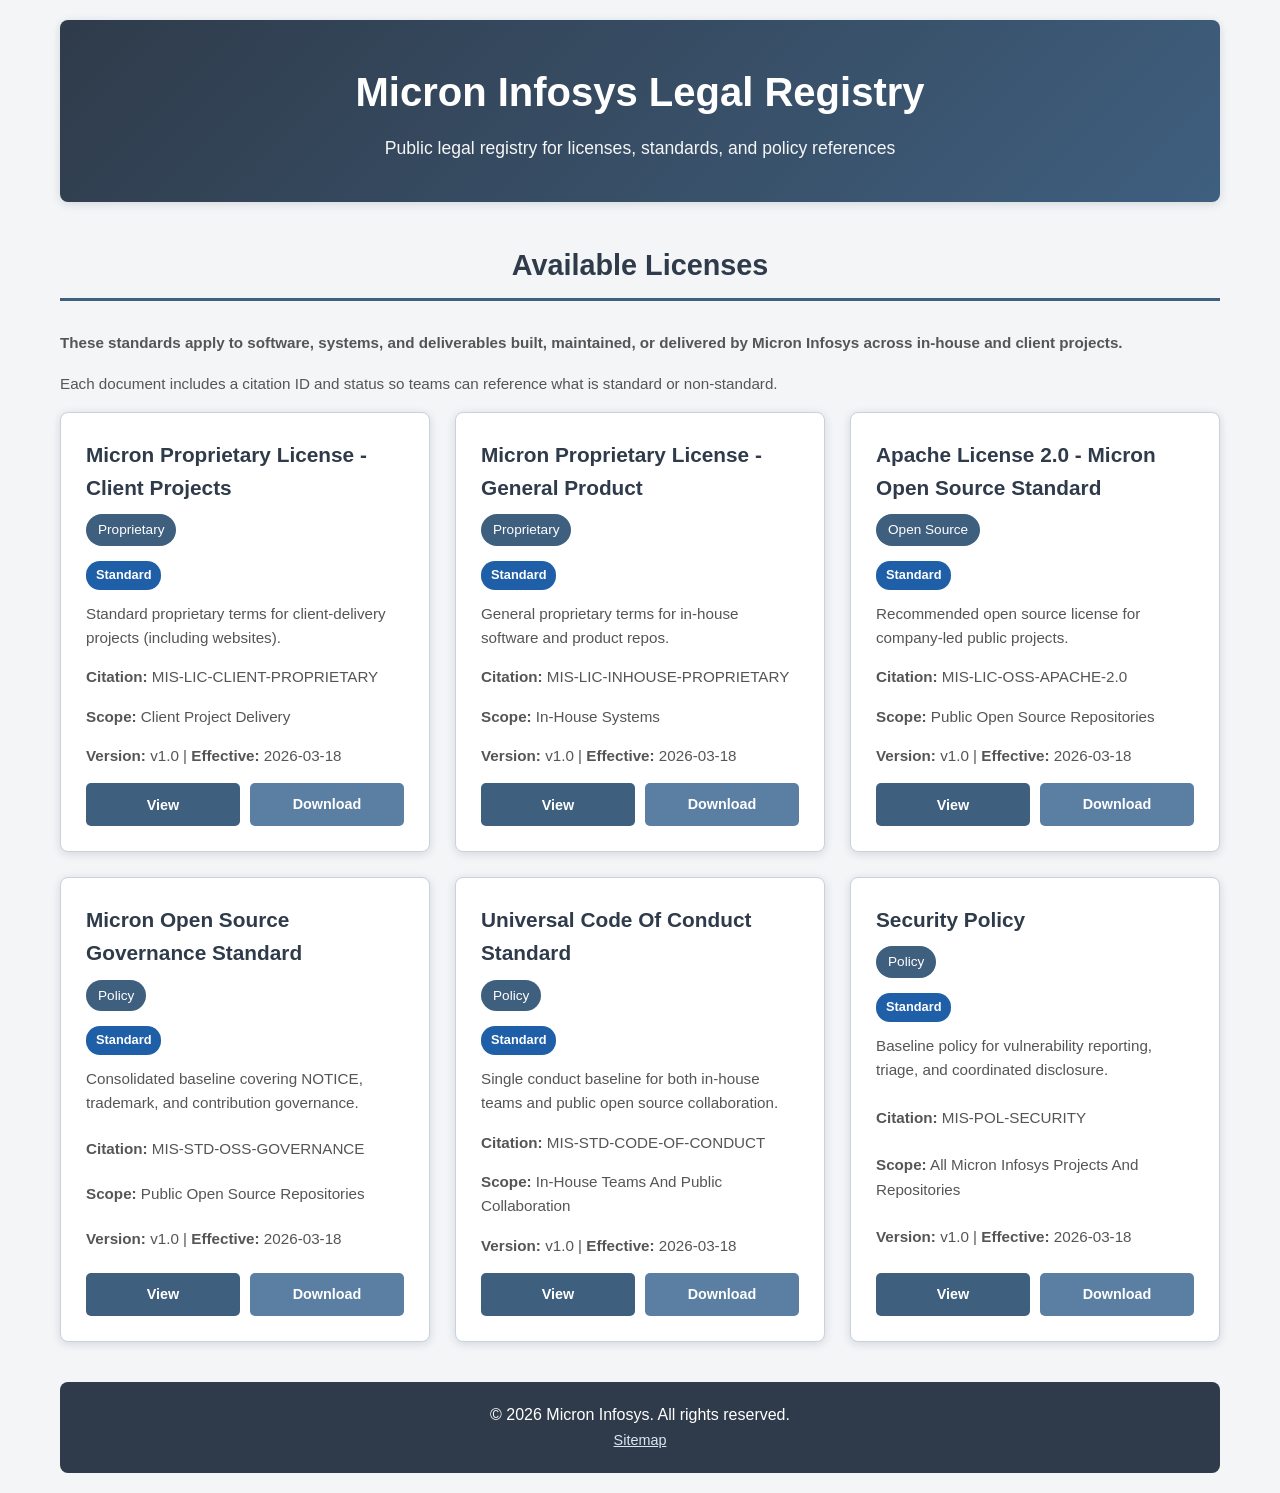
<file: index.html>
<!DOCTYPE html>
<html lang="en">
<head>
    <meta charset="UTF-8">
    <meta name="viewport" content="width=device-width, initial-scale=1.0">
    <title>Micron Infosys - Legal Registry</title>
        <meta name="description" content="Micron Infosys Legal Registry: public access to licensing, governance, code of conduct, and security policy standards.">
        <meta name="robots" content="index, follow">
        <link rel="canonical" href="https://license.microninfosys.com/">

        <meta property="og:type" content="website">
        <meta property="og:title" content="Micron Infosys Legal Registry">
        <meta property="og:description" content="Public legal registry for licenses, standards, and policy references.">
        <meta property="og:url" content="https://license.microninfosys.com/">
        <meta property="og:site_name" content="Micron Infosys Legal Registry">

        <meta name="twitter:card" content="summary">
        <meta name="twitter:title" content="Micron Infosys Legal Registry">
        <meta name="twitter:description" content="Public legal registry for licenses, standards, and policy references.">

        <link rel="icon" type="image/png" href="assets/favicon/logo.png">

    <link rel="stylesheet" href="styles.css">

        <script type="application/ld+json">
        {
            "@context": "https://schema.org",
            "@type": "WebSite",
            "name": "Micron Infosys Legal Registry",
            "url": "https://license.microninfosys.com/",
            "publisher": {
                "@type": "Organization",
                "name": "Micron Infosys"
            }
        }
        </script>
</head>
<body>
    <div class="container">
        <header>
            <h1>Micron Infosys Legal Registry</h1>
            <p class="subtitle">Public legal registry for licenses, standards, and policy references</p>
        </header>

        <main>
            <section class="licenses-section">
                <h2>Available Licenses</h2>
                <p class="viewer-meta"><strong>These standards apply to software, systems, and deliverables built, maintained, or delivered by Micron Infosys across in-house and client projects.</strong></p>
                <p class="viewer-meta">Each document includes a citation ID and status so teams can reference what is standard or non-standard.</p>
                <div class="licenses-grid" id="licensesContainer">
                    <p class="loading">Loading licenses...</p>
                </div>
            </section>
        </main>

        <footer>
            <p>&copy; 2026 Micron Infosys. All rights reserved.</p>
            <p><a class="footer-link" href="sitemap.xml">Sitemap</a></p>
        </footer>
    </div>

    <script src="script.js"></script>
</body>
</html>
</file>
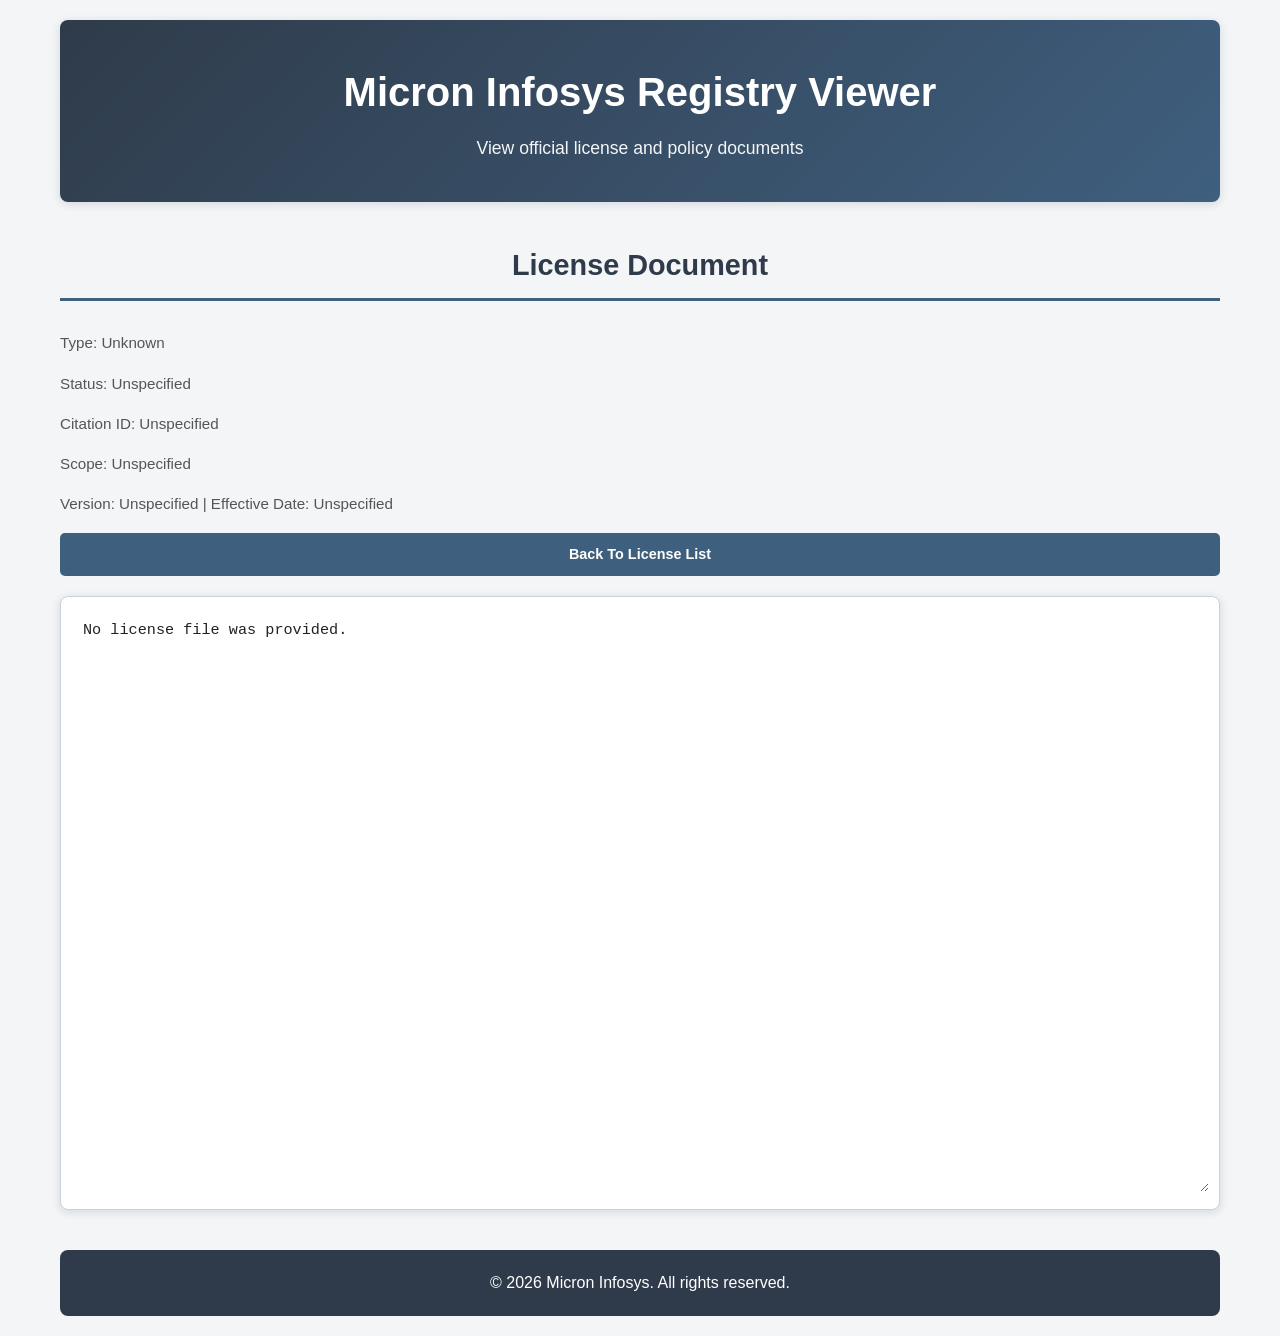
<file: viewer.html>
<!DOCTYPE html>
<html lang="en">
<head>
    <meta charset="UTF-8">
    <meta name="viewport" content="width=device-width, initial-scale=1.0">
    <title>Micron Infosys - Registry Viewer</title>
    <meta name="description" content="View Micron Infosys legal registry documents, including license and policy references.">
    <meta name="robots" content="noindex, follow">
    <link rel="canonical" href="https://license.microninfosys.com/viewer.html">

    <meta property="og:type" content="article">
    <meta property="og:title" content="Micron Infosys Registry Viewer">
    <meta property="og:description" content="View official license and policy documents from the Micron Infosys legal registry.">
    <meta property="og:url" content="https://license.microninfosys.com/viewer.html">

    <meta name="twitter:card" content="summary">
    <meta name="twitter:title" content="Micron Infosys Registry Viewer">
    <meta name="twitter:description" content="View official license and policy documents from the Micron Infosys legal registry.">

    <link rel="icon" type="image/png" href="assets/favicon/logo.png">

    <link rel="stylesheet" href="styles.css">
</head>
<body>
    <div class="container">
        <header>
            <h1>Micron Infosys Registry Viewer</h1>
            <p class="subtitle">View official license and policy documents</p>
        </header>

        <main>
            <section class="licenses-section">
                <h2 id="licenseTitle">License Document</h2>
                <p class="viewer-meta">
                    Type: <span id="licenseType">-</span>
                </p>
                <p class="viewer-meta">
                    Status: <span id="licenseStatus">-</span>
                </p>
                <p class="viewer-meta">
                    Citation ID: <span id="citationId">-</span>
                </p>
                <p class="viewer-meta">
                    Scope: <span id="licenseScope">-</span>
                </p>
                <p class="viewer-meta">
                    Version: <span id="licenseVersion">-</span> | Effective Date: <span id="effectiveDate">-</span>
                </p>

                <div class="viewer-actions">
                    <a id="downloadLink" class="btn btn-download" href="#" download>Download License</a>
                    <a class="btn btn-view" href="index.html">Back To License List</a>
                </div>

                <div class="license-text-container">
                    <textarea id="licenseText" class="license-text-box" readonly aria-label="License content"></textarea>
                </div>
            </section>
        </main>

        <footer>
            <p>&copy; 2026 Micron Infosys. All rights reserved.</p>
        </footer>
    </div>

    <script src="viewer.js"></script>
</body>
</html>
</file>
<file: styles.css>
* {
    margin: 0;
    padding: 0;
    box-sizing: border-box;
}

:root {
    --primary-color: #2f3b4a;
    --secondary-color: #3f5f7f;
    --accent-color: #5b7ea3;
    --bg-color: #f3f5f7;
    --text-color: #1f2a36;
    --border-color: #c9d2db;
    --shadow: 0 2px 10px rgba(27, 44, 62, 0.14);
}

body {
    font-family: 'Segoe UI', Tahoma, Geneva, Verdana, sans-serif;
    background-color: var(--bg-color);
    color: var(--text-color);
    line-height: 1.6;
}

.container {
    max-width: 1200px;
    margin: 0 auto;
    padding: 20px;
}

header {
    background: linear-gradient(135deg, var(--primary-color) 0%, var(--secondary-color) 100%);
    color: white;
    padding: 40px 20px;
    border-radius: 8px;
    margin-bottom: 40px;
    box-shadow: var(--shadow);
    text-align: center;
}

header h1 {
    font-size: 2.5em;
    margin-bottom: 10px;
}

header .subtitle {
    font-size: 1.1em;
    opacity: 0.95;
}

main {
    min-height: calc(100vh - 300px);
}

.licenses-section h2 {
    font-size: 1.8em;
    margin-bottom: 30px;
    color: var(--primary-color);
    border-bottom: 3px solid var(--secondary-color);
    padding-bottom: 10px;
    text-align: center;
}

.licenses-grid {
    display: grid;
    grid-template-columns: repeat(auto-fill, minmax(280px, 1fr));
    gap: 25px;
    margin-bottom: 40px;
}

@media (min-width: 992px) {
    .licenses-grid {
        grid-template-columns: repeat(3, minmax(0, 1fr));
    }
}

@media (min-width: 768px) and (max-width: 991px) {
    .licenses-grid {
        grid-template-columns: repeat(2, minmax(0, 1fr));
    }
}

.license-card {
    background: white;
    border: 1px solid var(--border-color);
    border-radius: 8px;
    padding: 25px;
    box-shadow: var(--shadow);
    transition: all 0.3s ease;
    display: flex;
    flex-direction: column;
}

.license-card:hover {
    transform: translateY(-5px);
    box-shadow: 0 4px 16px rgba(0, 0, 0, 0.15);
    border-color: var(--secondary-color);
}

.license-card h3 {
    color: var(--primary-color);
    margin-bottom: 10px;
    font-size: 1.3em;
}

.license-card .license-type {
    display: inline-block;
    background-color: var(--secondary-color);
    color: white;
    padding: 5px 12px;
    border-radius: 20px;
    font-size: 0.85em;
    margin-bottom: 15px;
    width: fit-content;
}

.license-status {
    display: inline-block;
    padding: 4px 10px;
    border-radius: 14px;
    font-size: 0.8em;
    margin-bottom: 12px;
    width: fit-content;
    font-weight: 600;
}

.status-standard {
    background-color: #1f5fa8;
    color: #fff;
}

.status-nonstandard {
    background-color: #6e4f9b;
    color: #fff;
}

.license-card p {
    flex-grow: 1;
    color: #555;
    margin-bottom: 15px;
    font-size: 0.95em;
}

.card-meta {
    margin-bottom: 8px;
    font-size: 0.86em;
    color: #3d4a57;
}

.license-card .actions {
    display: flex;
    gap: 10px;
}

.btn {
    flex: 1;
    padding: 10px 15px;
    border: none;
    border-radius: 5px;
    cursor: pointer;
    font-size: 0.9em;
    font-weight: bold;
    transition: all 0.3s ease;
    text-decoration: none;
    text-align: center;
    display: inline-flex;
    align-items: center;
    justify-content: center;
    gap: 5px;
}

.btn-view {
    background-color: var(--secondary-color);
    color: white;
}

.btn-view:hover {
    background-color: var(--primary-color);
    transform: translateY(-1px);
}

.btn-download {
    background-color: var(--accent-color);
    color: white;
}

.btn-download:hover {
    background-color: var(--secondary-color);
    transform: translateY(-1px);
}

.loading, .empty-state {
    text-align: center;
    color: #7f8c8d;
    font-size: 1.1em;
    padding: 40px 20px;
    grid-column: 1 / -1;
}

.viewer-meta {
    color: #555;
    margin-bottom: 16px;
    font-size: 0.95em;
}

.viewer-actions {
    display: flex;
    gap: 10px;
    margin-bottom: 20px;
    flex-wrap: wrap;
}

.license-text-container {
    background: white;
    border: 1px solid var(--border-color);
    border-radius: 8px;
    box-shadow: var(--shadow);
    padding: 10px;
}

.license-text-box {
    width: 100%;
    min-height: 65vh;
    border: none;
    outline: none;
    resize: vertical;
    font-family: Consolas, 'Courier New', monospace;
    font-size: 0.95em;
    line-height: 1.5;
    color: #222;
    background: #fff;
    white-space: pre;
    overflow: auto;
    padding: 12px;
}

footer {
    background-color: var(--primary-color);
    color: white;
    text-align: center;
    padding: 20px;
    margin-top: 40px;
    border-radius: 8px;
}

.footer-link {
    color: #dce6f0;
    text-decoration: underline;
    font-size: 0.9em;
}

.footer-link:hover {
    color: #ffffff;
}

/* Responsive design */
@media (max-width: 768px) {
    header h1 {
        font-size: 1.8em;
    }

    .licenses-grid {
        grid-template-columns: 1fr;
    }

    .container {
        padding: 15px;
    }
}

@media (max-width: 480px) {
    header {
        padding: 25px 15px;
    }

    header h1 {
        font-size: 1.5em;
    }

    .btn {
        font-size: 0.85em;
        padding: 8px 12px;
    }

    .license-text-box {
        min-height: 58vh;
    }
}
</file>
